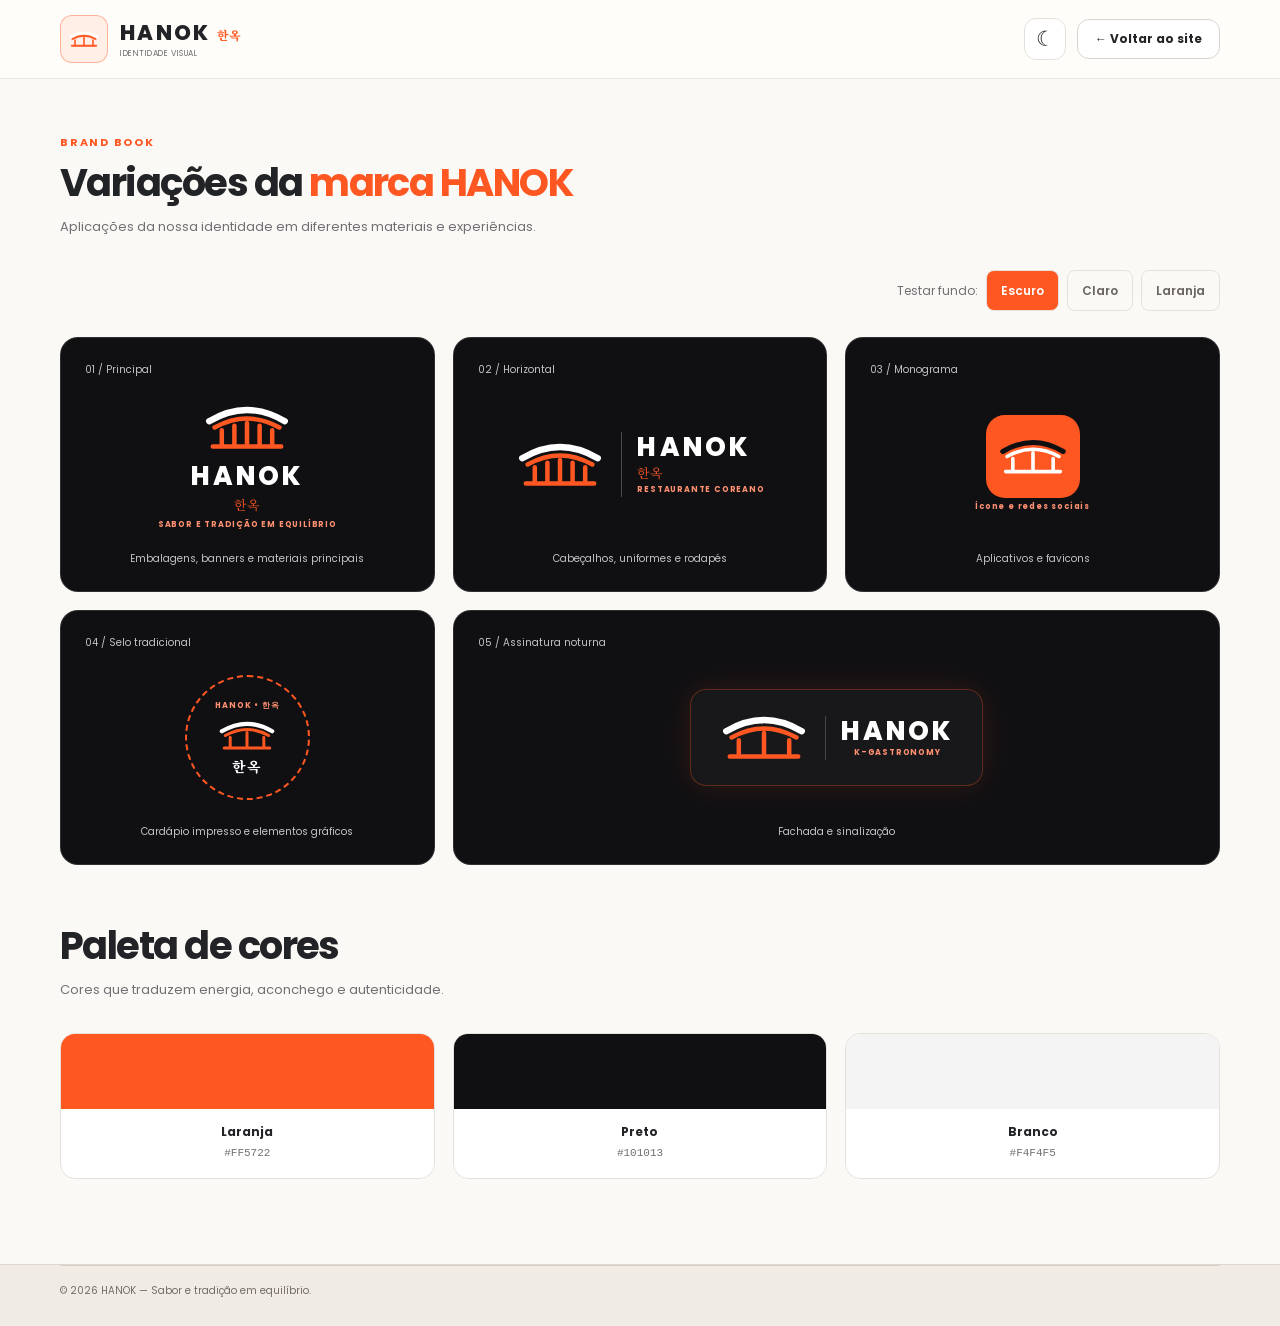
<file: project/identidade.html>
<!doctype html>
<html lang="pt-BR">
<head><meta charset="utf-8"><meta name="viewport" content="width=device-width, initial-scale=1"><meta name="theme-color" content="#101013"><title>HANOK | Identidade visual</title><link rel="preconnect" href="https://fonts.googleapis.com"><link rel="preconnect" href="https://fonts.gstatic.com" crossorigin><link href="https://fonts.googleapis.com/css2?family=Noto+Serif+KR:wght@500;700&family=Poppins:wght@300;400;500;600;700;800&display=swap" rel="stylesheet"><link rel="stylesheet" href="css/styles.css"><link rel="stylesheet" href="css/modern.css"><script src="js/theme.js" defer></script><script src="js/ui.js" defer></script><script src="js/identity.js" defer></script></head>
<body><a class="skip-link" href="#conteudo">Ir para conteúdo</a><header class="site-header"><div class="container header-inner"><a class="brand" href="index.html"><span class="brand-symbol" aria-hidden="true"><svg viewBox="0 0 100 66" fill="none" stroke="currentColor" stroke-linecap="round"><path d="M8 26 Q50 1 92 26" stroke="white" stroke-width="7"/><path d="M14 33 Q50 13 86 33" stroke-width="6"/><path d="M22 36V54 M50 28V54 M78 36V54" stroke-width="5"/><path d="M12 54H88" stroke-width="6"/></svg></span><span class="brand-wordmark"><strong>HANOK <small>한옥</small></strong><span>Identidade visual</span></span></a><div class="site-actions"><button class="top-icon" type="button" data-theme-toggle aria-label="Alternar tema"><span data-theme-icon>☾</span></button><a class="button button-outline button-small" href="index.html" data-page-transition>← Voltar ao site</a></div></div></header>
<main id="conteudo" class="container identity-main"><div class="section-heading"><span class="eyebrow">Brand book</span><h1>Variações da <span>marca HANOK</span></h1><p>Aplicações da nossa identidade em diferentes materiais e experiências.</p></div>
<div class="identity-controls" role="group" aria-label="Fundo das prévias"><span>Testar fundo:</span><button type="button" data-background="dark" class="active" aria-pressed="true">Escuro</button><button type="button" data-background="light" aria-pressed="false">Claro</button><button type="button" data-background="orange" aria-pressed="false">Laranja</button></div>
<div class="identity-grid" id="identity-grid">
  <article class="identity-card" data-bg="dark"><span class="variant-label">01 / Principal</span><div class="identity-mark centered-logo"><svg viewBox="0 0 100 66" aria-hidden="true"><path class="roof-top" d="M8 26 Q50 1 92 26"/><path class="roof-main" d="M14 33 Q50 13 86 33 M22 36V54 M36 31V54 M50 28V54 M64 31V54 M78 36V54 M12 54H88"/></svg><strong>HANOK</strong><em>한옥</em><small>SABOR E TRADIÇÃO EM EQUILÍBRIO</small></div><span class="variant-use">Embalagens, banners e materiais principais</span></article>
  <article class="identity-card" data-bg="dark"><span class="variant-label">02 / Horizontal</span><div class="identity-mark horizontal-logo"><svg viewBox="0 0 100 66" aria-hidden="true"><path class="roof-top" d="M8 26 Q50 1 92 26"/><path class="roof-main" d="M14 33 Q50 13 86 33 M22 36V54 M36 31V54 M50 28V54 M64 31V54 M78 36V54 M12 54H88"/></svg><div><strong>HANOK</strong><em>한옥</em><small>RESTAURANTE COREANO</small></div></div><span class="variant-use">Cabeçalhos, uniformes e rodapés</span></article>
  <article class="identity-card" data-bg="dark"><span class="variant-label">03 / Monograma</span><div class="identity-mark centered-logo"><span class="app-icon"><svg viewBox="0 0 100 66" aria-hidden="true"><path class="roof-top" d="M8 26 Q50 1 92 26"/><path class="roof-main" d="M14 33 Q50 13 86 33 M22 36V54 M50 28V54 M78 36V54 M12 54H88"/></svg></span><small>Ícone e redes sociais</small></div><span class="variant-use">Aplicativos e favicons</span></article>
  <article class="identity-card" data-bg="dark"><span class="variant-label">04 / Selo tradicional</span><div class="identity-mark centered-logo"><span class="seal"><small>HANOK • 한옥</small><svg viewBox="0 0 100 66" aria-hidden="true"><path class="roof-top" d="M8 26 Q50 1 92 26"/><path class="roof-main" d="M14 33 Q50 13 86 33 M22 36V54 M50 28V54 M78 36V54 M12 54H88"/></svg><strong>한옥</strong></span></div><span class="variant-use">Cardápio impresso e elementos gráficos</span></article>
  <article class="identity-card identity-wide" data-bg="dark"><span class="variant-label">05 / Assinatura noturna</span><div class="identity-mark horizontal-logo neon-sign"><svg viewBox="0 0 100 66" aria-hidden="true"><path class="roof-top" d="M8 26 Q50 1 92 26"/><path class="roof-main" d="M14 33 Q50 13 86 33 M22 36V54 M50 28V54 M78 36V54 M12 54H88"/></svg><div><strong>HANOK</strong><small>K-GASTRONOMY</small></div></div><span class="variant-use">Fachada e sinalização</span></article>
</div>
<section class="palette-section"><div class="section-heading"><h2>Paleta de cores</h2><p>Cores que traduzem energia, aconchego e autenticidade.</p></div><div class="palette-grid"><div><span class="palette-orange"></span><strong>Laranja</strong><code>#FF5722</code></div><div><span class="palette-black"></span><strong>Preto</strong><code>#101013</code></div><div><span class="palette-white"></span><strong>Branco</strong><code>#F4F4F5</code></div></div></section>
</main><footer class="site-footer"><div class="container footer-bottom">© 2026 HANOK — Sabor e tradição em equilíbrio.</div></footer>
</body></html>
</file>
<file: project/css/modern.css>
/* HANOK · versão 2 — temas, animações, autenticação e dashboard.
   Todas as páginas usam CSS externo; nenhum framework ou build é necessário. */
:root{--surface:#1c1c21;--surface-alt:#24242a;--surface-edge:#37373e;--surface-soft:#17171b;--sidebar:#15191d;--sidebar-line:#2e3439;--shadow-card:0 14px 36px rgba(0,0,0,.12);--error:#ed6c5e;--success:#39bb8c}
html[data-theme=light]{color-scheme:light;--bg:#fbf9f6;--bg-2:#f6f2ed;--panel:#fff;--panel-2:#f5f2ef;--line:#e6e0da;--text:#222326;--muted:#716f73;--cream:#ed6b3c;--surface:#fff;--surface-alt:#f4f2ef;--surface-edge:#e5e0dc;--surface-soft:#faf7f4;--shadow:0 18px 50px rgba(35,23,17,.09);--shadow-card:0 12px 36px rgba(49,38,30,.07)}
html[data-theme=light] body{background:var(--bg);color:var(--text)}
html[data-theme=light] p{color:var(--muted)}
html[data-theme=light] .site-header{background:#fffdfaef;border-color:#ebe6e0}
html[data-theme=light] .brand:hover{color:var(--text)}
html[data-theme=light] .brand-wordmark>span{color:#6f6d71}
html[data-theme=light] .primary-nav a{color:#4b494d}
html[data-theme=light] .primary-nav a.nav-secondary{color:var(--orange)}
html[data-theme=light] .button-outline{background:#fff;color:var(--text);border-color:#d9d4ce}
html[data-theme=light] .button-outline:hover{background:#fff0e9;color:var(--orange);border-color:var(--orange)}
html[data-theme=light] .demo-banner{color:#8c4931;background:#fff1e9;border-color:#ffe2d5}
html[data-theme=light] .demo-banner strong{color:#ad4019}
html[data-theme=light] .hero{background:radial-gradient(circle at 60% 32%,#ff57221b,transparent 35%),radial-gradient(#ff572215 1px,transparent 1px);background-size:auto,34px 34px}
html[data-theme=light] .hero-highlights{border-color:#ddd5cf}
html[data-theme=light] .hero-highlights strong{color:var(--text)}
html[data-theme=light] .concept-section,html[data-theme=light] .reservation-section{background:var(--bg-2);border-color:#eee8e1}
html[data-theme=light] .menu-section{background:#fffdfa}
html[data-theme=light] .value-card,html[data-theme=light] .product-card,html[data-theme=light] .form-card{background:var(--panel);border-color:var(--line);box-shadow:var(--shadow-card)}
html[data-theme=light] .menu-filters{background:#f3eee9;border-color:#e8dfd6}
html[data-theme=light] .filter-button,html[data-theme=light] .admin-tab,html[data-theme=light] .identity-controls button{color:#6a6460}
html[data-theme=light] .filter-button.active,html[data-theme=light] .admin-tab.active,html[data-theme=light] .identity-controls button.active{color:#fff}
html[data-theme=light] .filter-button:hover:not(.active){color:var(--orange);background:#fff}
html[data-theme=light] input,html[data-theme=light] textarea,html[data-theme=light] select{color:var(--text);background:#fff;border-color:#ddd8d2}
html[data-theme=light] input::placeholder,html[data-theme=light] textarea::placeholder{color:#939092}
html[data-theme=light] input[type=date]{color-scheme:light}
html[data-theme=light] form label{color:#514e4c}
html[data-theme=light] .info-note{background:#fff2eb;color:#924323;border-color:#ffae90}
html[data-theme=light] .info-note strong{color:#a73c16}
html[data-theme=light] .info-note p{color:#754f42}
html[data-theme=light] .site-footer{background:#f0ebe5;border-color:#ded5cd}
html[data-theme=light] .footer-grid a{color:#504b49}
html[data-theme=light] .footer-grid a:hover{color:var(--orange)}
html[data-theme=light] .footer-bottom{border-color:#d7d0c9;color:#736d69}
html[data-theme=light] .cart-dialog{background:#fff;border-color:#dfd6ce}
html[data-theme=light] .dialog-heading,html[data-theme=light] .cart-total,html[data-theme=light] .cart-line{border-color:#ebe5e0}
html[data-theme=light] .quantity-controls button{color:var(--text);border-color:var(--line);background:#f7f2ec}
html[data-theme=light] .toast{background:#fff;color:var(--text)}
html[data-theme=light] .primary-nav.open{background:#fff}
html[data-theme=light] .palette-grid>div{background:white;border-color:var(--line)}
html[data-theme=light] .palette-grid code{color:var(--muted)}
html[data-theme=light] .identity-controls button{border-color:var(--line)}
html[data-theme=light] .identity-card[data-bg=dark] .variant-label,html[data-theme=light] .identity-card[data-bg=dark] .variant-use{color:#c5c2c3}
html[data-theme=light] .identity-card[data-bg=dark] .identity-mark{color:#fff}
html[data-theme=light] .identity-card[data-bg=dark] strong{color:#fff}
html[data-theme=light] .identity-card[data-bg=dark] em{color:#ff5722}
html[data-theme=light] .identity-card[data-bg=dark] small{color:#ff9071}
html[data-theme=light] .identity-card[data-bg=dark] .neon-sign strong{color:#fff}
/* Cabeçalho e controles compartilhados */
.site-actions{display:flex;align-items:center;gap:11px}
.account-shortcut{padding:9px 14px;border:1px solid var(--line);color:var(--text);border-radius:11px;font-size:12px;font-weight:700;white-space:nowrap;max-width:120px;overflow:hidden;text-overflow:ellipsis}
.account-shortcut:hover{background:rgba(255,87,34,.1);border-color:var(--orange)}
.top-icon{border:1px solid var(--surface-edge);background:var(--surface);color:var(--text);width:42px;height:42px;display:grid;place-items:center;border-radius:12px;flex:0 0 auto;font-size:21px;transition:background .2s,transform .2s,border-color .2s}
.top-icon:hover{transform:translateY(-2px);border-color:var(--orange);background:var(--surface-alt)}
/* Conteúdo editorial + fotos */
.gallery-section{background:var(--bg);border-block:1px solid var(--line)}
.gallery-heading{display:flex;align-items:flex-end;justify-content:space-between;gap:18px;margin-bottom:27px}
.gallery-heading h2{font-size:clamp(30px,4vw,44px);margin:9px 0;letter-spacing:-.04em}
.gallery-heading h2 span{color:var(--orange)}.gallery-heading p{font-size:13px}
.text-action{border:0;background:transparent;color:var(--orange);font-weight:700;font-size:12px;white-space:nowrap;cursor:pointer}
.text-action:hover{text-decoration:underline}
.editorial-gallery{display:grid;grid-template-columns:1.3fr 1fr;grid-template-rows:repeat(2,180px);gap:16px}
.editorial-gallery figure{margin:0;position:relative;border-radius:19px;overflow:hidden;min-width:0;background:var(--panel)}
.editorial-gallery .gallery-tall{grid-row:span 2}
.editorial-gallery figure::after{content:'';position:absolute;inset:25% 0 0;background:linear-gradient(transparent,rgba(0,0,0,.85))}
.editorial-gallery img{width:100%;height:100%;object-fit:cover;transition:transform .65s cubic-bezier(.2,.7,.2,1)}
.editorial-gallery figure:hover img{transform:scale(1.06)}
.editorial-gallery figcaption{position:absolute;left:23px;bottom:21px;z-index:1;display:grid;gap:2px;color:white}
.editorial-gallery figcaption span{font-size:9px;letter-spacing:.13em;color:#f5b5a1;font-weight:800}
.editorial-gallery figcaption strong{font-size:17px}
.image-credit{font-size:10px;text-align:right;margin-top:10px}
.product-card{box-shadow:var(--shadow-card)}
/* Toasts, loaders, entrada de páginas e seções */
.notice-stack{position:fixed;right:20px;bottom:22px;z-index:300;display:grid;gap:10px;max-width:min(360px,calc(100vw - 35px));pointer-events:none}
.notice{pointer-events:auto;border:1px solid var(--surface-edge);box-shadow:var(--shadow);background:var(--surface);color:var(--text);display:flex;align-items:center;gap:11px;padding:11px 12px;border-radius:12px;font-size:12px;animation:notice-in .32s both}
.notice-dot{flex-shrink:0;display:grid;place-items:center;border-radius:50%;width:25px;height:25px;background:#ff57221e;color:var(--orange);font-weight:800}
.notice-error .notice-dot{background:#ef4e461a;color:#eb554c}.notice-success .notice-dot{background:#23aa671e;color:#28a66e}
.notice>span:nth-child(2){flex:1}.notice button{border:0;color:var(--muted);font-size:21px;background:none}
@keyframes notice-in{from{opacity:0;transform:translateY(14px)}to{opacity:1;transform:translateY(0)}}
body{animation:page-in .4s both}body.page-leaving{opacity:0;transform:translateY(-7px);transition:opacity .15s,transform .15s}
@keyframes page-in{from{opacity:0;transform:translateY(6px)}to{opacity:1;transform:translateY(0)}}
.reveal-ready{opacity:0;transform:translateY(27px);transition:opacity .72s ease,transform .72s cubic-bezier(.19,.75,.26,1)}
.reveal-ready.is-visible{opacity:1;transform:translateY(0)}
.is-loading{position:relative;pointer-events:none;opacity:.8}.is-loading::after{content:'';display:inline-block;vertical-align:middle;border:2px solid currentColor;border-right-color:transparent;width:15px;height:15px;border-radius:50%;margin-left:9px;animation:spin .7s linear infinite}
@keyframes spin{to{transform:rotate(360deg)}}
.product-card,.value-card,.metric-tile,.dash-card{transition:transform .25s,box-shadow .25s,border-color .25s}
.value-card:hover,.metric-tile:hover{transform:translateY(-3px)}
/* Painel administrativo */
.protected-page{visibility:hidden}.protected-page.authorized{visibility:visible}
.dashboard-body{--dashboard-bg:#121316;min-height:100vh;background:var(--dashboard-bg)}
html[data-theme=light] .dashboard-body{--dashboard-bg:#f7f6f3}
.dashboard-shell{display:grid;grid-template-columns:265px minmax(0,1fr);min-height:100vh}
.dashboard-sidebar{position:sticky;top:0;height:100vh;overflow-y:auto;background:#1b2025;color:#e9edf0;border-right:1px solid #30363b;display:flex;flex-direction:column;z-index:100}
.admin-brand{display:flex;align-items:center;gap:11px;padding:29px 25px 35px;color:white}
.admin-brand:hover{color:white}.admin-brand-mark{width:48px;height:48px;display:grid;place-items:center;background:#ff572221;color:#ff7954;border:1px solid #ff572256;border-radius:14px;font-size:28px}
.admin-brand strong{display:block;font-size:23px;letter-spacing:.15em;font-weight:800}.admin-brand small{color:#b4b3b9;font-size:9px;letter-spacing:.15em;font-weight:600}
.side-caption{font-size:10px;letter-spacing:.15em;color:#8c969f;font-weight:800;padding:10px 26px;margin-top:12px}
.side-links{display:grid;gap:4px;padding:0 12px}.side-link{display:flex;align-items:center;text-align:left;gap:13px;width:100%;background:transparent;border:1px solid transparent;border-radius:11px;padding:13px 14px;color:#b6c0c5;font-size:12px;font-weight:600;min-height:46px}
.side-link:hover{background:#ffffff0c;color:white}.side-link.active{background:#ff57221d;color:#ff9c79;border-color:#ff572224;box-shadow:inset 3px 0 0 #ff5722}
.side-ico{font-size:19px;width:23px;text-align:center;line-height:1;color:#99a5ae}.side-link.active .side-ico{color:#ff815b}
.side-count{margin-left:auto;background:#ff5722;color:white;border-radius:99px;min-width:22px;height:22px;display:grid;place-items:center;padding:0 5px;font-size:10px}
.sidebar-bottom{margin-top:auto;padding:23px 12px}.side-demo-tag{padding:12px 12px;border:1px solid #ff57223d;background:#ff57220c;border-radius:10px;color:#e6aa94;font-size:10px;margin-bottom:14px}.logout-link{color:#ffa98c}
.dashboard-workspace{min-width:0;background:var(--dashboard-bg)}
.dashboard-topbar{height:79px;padding:0 clamp(20px,3vw,48px);background:var(--surface);border-bottom:1px solid var(--surface-edge);display:flex;align-items:center;gap:17px;position:sticky;top:0;z-index:80}
.dashboard-breadcrumb{color:var(--muted);font-size:11px;white-space:nowrap}.dashboard-breadcrumb strong{color:var(--text)}.dashboard-breadcrumb span{padding:0 8px}
.admin-top-search{margin-left:auto;display:flex;align-items:center;gap:9px;border:1px solid var(--surface-edge);background:var(--surface-soft);border-radius:12px;padding:0 12px;color:var(--muted);width:min(280px,31vw)}
.admin-top-search span{font-size:25px}.admin-top-search input{border:0;box-shadow:none!important;background:transparent!important;padding:10px 0;min-height:39px;color:var(--text);font-size:12px}
.admin-top-user{display:flex;align-items:center;gap:10px;padding-left:14px;border-left:1px solid var(--surface-edge)}.admin-top-user strong{display:block;font-size:11px}.admin-top-user small{display:block;font-size:10px;color:var(--muted)}
.avatar{display:inline-grid;place-items:center;width:40px;height:40px;border-radius:50%;background:#ffeadf;color:#be4a22;font-size:17px;font-weight:800;flex-shrink:0}.avatar-admin{background:#ff5722;color:white}
.dashboard-content{padding:30px clamp(20px,3vw,48px) 68px;max-width:1660px;margin:0 auto;min-height:calc(100vh - 79px)}
.prototype-warning{display:flex;align-items:center;gap:15px;background:var(--surface);border:1px solid #ff57224c;border-left:4px solid #ff5722;border-radius:12px;padding:12px 15px;font-size:11px;color:var(--muted);margin-bottom:29px}
.prototype-warning strong{font-size:10px;letter-spacing:.06em;color:var(--orange);white-space:nowrap}
.dashboard-heading{display:flex;align-items:end;justify-content:space-between;gap:15px;margin-bottom:25px}
.dashboard-heading h1{font-size:clamp(27px,3.2vw,37px);margin:7px 0;letter-spacing:-.045em}.dashboard-heading p{font-size:12px}.heading-actions{display:flex;gap:12px;align-items:center}
.today-chip{border:1px solid var(--surface-edge);background:var(--surface);border-radius:10px;padding:11px 14px;color:var(--muted);font-size:11px;white-space:nowrap}
.dashboard-view{animation:view-enter .34s both}@keyframes view-enter{from{opacity:0;transform:translateY(11px)}to{opacity:1;transform:translateY(0)}}
.dashboard-metrics{display:grid;grid-template-columns:repeat(4,minmax(0,1fr));gap:15px;margin-bottom:23px}
.metric-tile{background:var(--surface);border:1px solid var(--surface-edge);border-radius:16px;padding:22px;display:flex;justify-content:space-between;align-items:flex-start;min-width:0;box-shadow:var(--shadow-card)}
.metric-tile span{display:block;color:var(--muted);font-size:11px;font-weight:600}.metric-tile strong{display:block;font-size:33px;letter-spacing:-.05em;margin:7px 0 5px}.metric-tile small{font-size:10px;color:var(--muted)}
.metric-icon{display:grid!important;place-items:center;min-width:38px;height:38px;border-radius:12px;background:#ff572217;color:var(--orange)!important;font-size:20px!important}
.dashboard-two-col{display:grid;grid-template-columns:1fr 1fr;gap:20px;align-items:start}
.dash-card{border:1px solid var(--surface-edge);background:var(--surface);border-radius:17px;padding:23px;box-shadow:var(--shadow-card);min-width:0}
.dash-card h2{font-size:18px;letter-spacing:-.02em;margin-bottom:6px}.dash-card h3{font-size:15px;margin-bottom:15px}.dash-card>p{font-size:12px;line-height:1.8;margin-bottom:16px}
.dash-card-heading{display:flex;align-items:center;justify-content:space-between;gap:12px;padding-bottom:18px;border-bottom:1px solid var(--surface-edge);margin-bottom:9px}
.dash-card-heading h2,.dash-card-heading h3{margin:0}.dash-card-heading p{font-size:11px;margin-top:4px}
.record-stack{display:grid;gap:0}.record-row{display:flex;align-items:center;gap:13px;padding:15px 2px;border-bottom:1px solid var(--surface-edge);min-width:0}.record-row:last-child{border-bottom:0}
.record-avatar{display:grid;place-items:center;width:40px;height:40px;background:#ff572218;color:var(--orange);border-radius:12px;font-size:21px;flex-shrink:0}
.record-info{min-width:0;flex:1;display:grid;gap:3px}.record-info strong{font-size:12px;overflow-wrap:anywhere}.record-info small{color:var(--muted);font-size:10px;line-height:1.5;overflow-wrap:anywhere}
.record-right{display:flex;align-items:center;gap:9px;flex-wrap:wrap;justify-content:flex-end;max-width:52%}
.status-pill{display:inline-flex;align-items:center;gap:5px;background:#ff572218;color:#f4774f;border-radius:50px;font-size:10px;font-weight:800;padding:6px 11px;white-space:nowrap}
.status-pronto,.status-conclu-do,.status-confirmada,.status-ativo,.status-administrador{background:#28b88a21;color:#2cb78d}
.status-cancelado,.status-cancelada,.status-inativo{background:#df605b19;color:#ed6c5e}
.status-cliente,.status-recebido,.status-pendente{background:#5e9ce31d;color:#65a0eb}
.dash-feature{position:relative;border-radius:19px;overflow:hidden;min-height:210px;margin-top:21px;display:flex;align-items:center;background:#231814}
.dash-feature img{position:absolute;right:0;top:0;width:45%;height:100%;object-fit:cover;filter:brightness(.76)}
.dash-feature::after{content:'';position:absolute;inset:0;background:linear-gradient(90deg,#241916 40%,transparent 90%)}
.dash-feature-copy{position:relative;z-index:1;color:white;padding:26px 30px;max-width:65%}.dash-feature-copy h2{font-size:clamp(19px,2.3vw,27px);line-height:1.25;margin:10px 0}.dash-feature-copy p{color:#d4c8c2;font-size:11px}
.panel-heading{display:flex;align-items:end;justify-content:space-between;gap:16px;margin-bottom:17px}.panel-heading h2{font-size:19px;margin:0 0 5px}.panel-heading p{font-size:12px}
.product-admin-layout{grid-template-columns:minmax(300px,.87fr) minmax(360px,1.13fr)}
.input-card{display:flex;flex-direction:column;gap:14px}.input-card h3{margin:0 0 3px;font-size:18px}.input-card>label,.input-card .form-row{margin:0}
.dashboard-body .form-actions{margin-top:5px}.dashboard-body form label{color:var(--text)}
.dashboard-body input,.dashboard-body select,.dashboard-body textarea{background:var(--surface-soft);color:var(--text);border:1px solid var(--surface-edge)}
.dashboard-body input:focus,.dashboard-body select:focus,.dashboard-body textarea:focus{border-color:var(--orange)}
.admin-product-row{display:flex;gap:14px;align-items:center;padding:14px 2px;border-bottom:1px solid var(--surface-edge)}.admin-product-row:last-child{border-bottom:0}
.row-image{height:62px;width:70px;display:grid;place-items:center;border-radius:10px;background:#ff572218;overflow:hidden;flex-shrink:0;color:var(--orange);font-size:24px}
.row-image img{height:100%;width:100%;object-fit:cover}.row-information{flex:1;min-width:0;display:grid;gap:3px}.row-information strong{font-size:12px}.row-information p{font-size:11px}.row-information small{font-size:10px;line-height:1.5;color:var(--muted);display:-webkit-box;-webkit-line-clamp:2;-webkit-box-orient:vertical;overflow:hidden}
.record-actions{display:flex;gap:7px;flex-wrap:wrap;justify-content:end}.small-action{background:var(--surface-alt);color:var(--text);border:1px solid var(--surface-edge);border-radius:9px;padding:8px 10px;font-size:10px;white-space:nowrap}
.small-action:hover{border-color:var(--orange)}.small-action.danger{color:var(--error)}
.dashboard-body .admin-empty{font-size:12px;border-color:var(--surface-edge);color:var(--muted);margin-top:10px}.count-pill{background:#ff57221b;color:var(--orange);padding:7px 10px;border-radius:8px;font-size:11px;font-weight:700}
.dashboard-body .status-select{font-size:10px;min-height:35px;padding:6px 8px;max-width:150px;width:auto;cursor:pointer}
.table-panel{padding:10px 18px}.table-scroll{overflow:auto;width:100%}.users-table{width:100%;border-collapse:collapse;text-align:left;min-width:760px}
.users-table th{font-size:10px;letter-spacing:.07em;color:var(--muted);font-weight:700;padding:19px 13px;border-bottom:1px solid var(--surface-edge);text-transform:uppercase}
.users-table td{font-size:11px;padding:15px 13px;border-bottom:1px solid var(--surface-edge)}.users-table tr:last-child td{border-bottom:0}
.users-table tbody tr:hover{background:#ff572207}.user-cell{display:flex;align-items:center;gap:12px}.user-detail{display:grid;gap:2px}.user-detail strong{font-size:12px}.user-detail small{font-size:10px;color:var(--muted)}.user-controls{display:flex;gap:7px;align-items:center}
.settings-option{display:flex;align-items:center;justify-content:space-between;gap:12px;padding:19px 0;border-top:1px solid var(--surface-edge)}.settings-option strong{font-size:12px;display:block}.settings-option small{display:block;font-size:10px;color:var(--muted);margin-top:4px}
.mobile-sidebar-trigger{display:none}
/* Login / cadastro */
.auth-page{background:var(--bg);min-height:100vh}
.minimal-header{display:flex;align-items:center;justify-content:space-between;max-width:1450px;margin:auto;height:78px;padding:0 28px}
.auth-back{font-size:12px;font-weight:700;color:var(--muted)}.auth-back:hover{color:var(--orange)}
.simple-logo{font-size:23px;letter-spacing:.15em;font-weight:800}.simple-logo span{font-size:12px;letter-spacing:0;color:var(--orange)}
.auth-layout{display:grid;grid-template-columns:1fr 1fr;min-height:calc(100vh - 78px);max-width:1450px;margin:auto;padding:0 28px 28px;gap:28px}
.auth-art{position:relative;overflow:hidden;border-radius:24px;min-height:710px;background:#1a1413}.auth-art img{height:100%;width:100%;object-fit:cover;position:absolute;inset:0;filter:brightness(.65)}
.auth-art::after{content:'';position:absolute;inset:0;background:linear-gradient(180deg,transparent 0%,#110e0bd9 100%)}
.auth-art-content{position:absolute;z-index:2;bottom:8%;left:8%;max-width:530px;color:white}.auth-art-content h1{font-size:clamp(31px,4.1vw,51px);margin:14px 0;line-height:1.16;letter-spacing:-.05em}.auth-art-content h1 em{font-style:normal;color:#ff855e}
.auth-art-content p{font-size:13px;color:#e4d6d1;max-width:380px}.auth-art-tag{display:inline-flex;letter-spacing:.15em;font-weight:700;font-size:9px;margin-top:28px;color:#ffac93}
.auth-card{align-self:center;justify-self:center;width:min(440px,100%);padding:35px 10px 45px}.auth-heading h2{font-size:clamp(28px,3vw,37px);letter-spacing:-.045em;margin:9px 0}.auth-heading>p{font-size:12px}
.auth-tabs{display:flex;background:var(--surface-alt);padding:5px;border:1px solid var(--surface-edge);border-radius:12px;margin:30px 0 25px}
.auth-tabs button{flex:1;border:0;border-radius:9px;background:none;padding:12px;color:var(--muted);font-weight:700;font-size:12px}.auth-tabs button.active{background:var(--surface);color:var(--orange);box-shadow:var(--shadow-card)}
.auth-form{display:grid;gap:17px}.auth-form .button{margin-top:4px}.auth-form label{font-size:12px;color:var(--text)}.auth-form input{font-size:13px;background:var(--surface);border-color:var(--surface-edge)}
.auth-form .form-feedback{margin:0;min-height:0}.auth-helper{font-size:11px}.auth-divider{position:relative;text-align:center;margin:29px 0 18px}.auth-divider::before{content:'';position:absolute;top:50%;left:0;right:0;height:1px;background:var(--surface-edge)}.auth-divider span{position:relative;background:var(--bg);padding:0 13px;color:var(--muted);font-size:9px;letter-spacing:.12em;font-weight:700}
.demo-login-box{background:var(--surface);border:1px dashed #ff572270;border-radius:12px;padding:18px}.demo-login-box strong{font-size:12px;display:block;margin-bottom:7px}.demo-login-box p{font-size:11px;line-height:1.9}.demo-login-box code{color:var(--orange);font-size:11px}.demo-login-box button{margin-top:10px;padding:0}.auth-legal{font-size:10px;line-height:1.7;margin-top:24px}
/* Área do cliente */
.account-main{padding-top:46px;padding-bottom:90px;min-height:calc(100vh - 80px)}.account-banner{background:linear-gradient(110deg,#1e1918,#362219);border-radius:19px;padding:38px 42px;margin-bottom:23px;color:white}
.account-banner h1{font-size:clamp(28px,4vw,42px);margin:10px 0}.account-banner p{font-size:12px;color:#e5d2c8}.orange-star{color:var(--orange)}
.account-grid{display:grid;grid-template-columns:300px minmax(0,1fr);gap:20px;align-items:start}.account-activity{display:grid;gap:20px}.profile-card{text-align:center}.avatar-lg{width:76px;height:76px;font-size:29px;margin:7px auto 17px}.profile-card h2{font-size:18px;overflow-wrap:anywhere}.profile-card p{font-size:11px;overflow-wrap:anywhere}.profile-card .status-pill{margin-top:14px}.profile-info{font-size:11px;border-top:1px solid var(--surface-edge);padding:21px 0;margin-top:23px;color:var(--muted)}
/* Animação reduzida: respeitar acessibilidade */
@media(prefers-reduced-motion:reduce){body{animation:none!important}.reveal-ready{opacity:1!important;transform:none!important}.notice,.dashboard-view{animation:none!important}.is-loading::after{animation:none!important}.editorial-gallery img{transition:none!important}}
@media(max-width:1200px){.dashboard-shell{grid-template-columns:228px minmax(0,1fr)}.dashboard-metrics{grid-template-columns:repeat(2,minmax(0,1fr))}.admin-brand{padding-left:18px}.side-links{padding:0 9px}.dash-feature-copy{max-width:72%}}
@media(max-width:980px){.site-actions{gap:6px}.account-shortcut{padding:8px 10px}.primary-nav{gap:11px}.dashboard-two-col{grid-template-columns:1fr}.product-admin-layout{grid-template-columns:1fr}.dashboard-topbar{gap:11px}.dashboard-breadcrumb{font-size:10px}.auth-layout{grid-template-columns:.85fr 1.15fr}.auth-art{min-height:650px}}
@media(max-width:760px){.dashboard-shell{display:block}.dashboard-sidebar{position:fixed;inset:0 auto 0 0;width:260px;transform:translateX(-100%);transition:transform .25s;box-shadow:0 22px 60px #0006}.sidebar-open .dashboard-sidebar{transform:translateX(0)}.sidebar-open::after{content:'';position:fixed;inset:0;background:#0009;z-index:90;pointer-events:none}.mobile-sidebar-trigger{display:grid;z-index:95}.dashboard-topbar{padding:0 16px;height:65px}.admin-top-search{max-width:none;width:100%;flex:1}.dashboard-breadcrumb{display:none}.dashboard-topbar .top-icon{width:36px;height:36px}.admin-top-user span:not(.avatar){display:none}.admin-top-user{padding-left:0;border:0}.dashboard-content{padding:23px 16px 50px}.dashboard-heading{flex-wrap:wrap}.heading-actions{width:100%;justify-content:space-between}.prototype-warning{align-items:flex-start;flex-direction:column;gap:4px}.metric-tile{padding:18px}.record-right{max-width:55%}.gallery-heading{align-items:start;flex-direction:column}.editorial-gallery{grid-template-rows:repeat(2,145px)}.auth-layout{display:block;padding:0 16px 30px}.auth-art{display:none}.auth-card{margin:auto;padding:20px 4px 45px}.minimal-header{padding:0 18px}.account-grid{grid-template-columns:1fr}.account-banner{padding:25px}.account-page .header-inner{flex-wrap:wrap;gap:8px}.account-page .site-actions{margin-left:auto}}
@media(max-width:500px){.site-header .header-inner{gap:5px}.site-actions .top-icon{width:33px;height:35px;font-size:17px}.site-actions .account-shortcut{font-size:10px;padding:8px 7px;max-width:65px}.header-cart{font-size:0}.editorial-gallery{display:flex;overflow-x:auto;scroll-snap-type:x mandatory;gap:11px}.editorial-gallery figure,.editorial-gallery .gallery-tall{flex:0 0 85%;height:260px;scroll-snap-align:center}.dashboard-metrics{gap:10px}.metric-tile{padding:15px;min-height:116px}.metric-tile span{font-size:10px}.metric-tile strong{font-size:28px}.metric-icon{width:30px;min-width:30px;height:30px}.dash-card{padding:17px}.record-row{flex-wrap:wrap}.record-right{max-width:none;width:100%;justify-content:start;margin-left:52px}.dashboard-topbar .admin-top-user{display:none}.today-chip{font-size:10px}.heading-actions .button{font-size:10px;padding:9px 11px}.admin-product-row{flex-wrap:wrap}.record-actions{width:100%;justify-content:start;margin-left:84px}.auth-tabs{margin-top:25px}.prototype-warning{font-size:10px}.gallery-heading h2{font-size:30px}}
/* Ajuste fino do cabeçalho em celulares compactos */
@media(max-width:500px){
 .site-header .brand{gap:7px;flex:0 1 auto;min-width:0}
 .site-header .brand-symbol{width:34px;height:34px;border-radius:9px;padding:4px;flex:0 0 34px}
 .site-header .brand-wordmark strong{font-size:15px;letter-spacing:.07em;white-space:nowrap}
 .site-header .brand-wordmark strong small{font-size:9px}
 .site-header .brand-wordmark>span{display:none}
 .site-header .mobile-nav-toggle{width:29px;min-width:29px;padding:4px;margin-left:auto;font-size:18px}
 .site-header .account-shortcut{max-width:57px}
 .site-header .header-cart{min-height:34px;padding:5px 7px;margin:0;flex:0 0 auto}
 .site-header .header-cart::before{font-size:10px;margin-right:3px}
 .site-header .cart-count{min-width:19px;height:19px;font-size:10px}
 .site-header .primary-nav{max-width:100vw}
 .header-inner .site-actions{gap:5px}
}

/* Movimento com propósito: navegação, revelação e respostas visuais */
.scroll-progress{position:fixed;top:0;left:0;width:100%;height:3px;background:linear-gradient(90deg,#ff4e24,#ffac7c,#ff4e24);z-index:500;transform:scaleX(0);transform-origin:left;pointer-events:none;box-shadow:0 0 12px #ff572277}
.site-header{transition:background .24s,box-shadow .24s}.site-header:hover{box-shadow:0 12px 33px #0002}
.primary-nav a{position:relative}.primary-nav a:not(.nav-secondary)::after{content:'';position:absolute;bottom:2px;left:0;right:0;height:2px;border-radius:999px;background:var(--orange);transform:scaleX(0);transform-origin:left;transition:transform .26s ease}.primary-nav a:hover::after,.primary-nav a:focus-visible::after{transform:scaleX(1)}
.button-primary{position:relative;overflow:hidden;isolation:isolate;transition:background .25s,border-color .25s,box-shadow .25s,transform .25s}.button-primary::before{content:'';position:absolute;inset:-30% auto -30% -80%;width:35%;background:linear-gradient(90deg,transparent,#ffffff50,transparent);transform:skewX(-22deg);transition:left .55s ease;pointer-events:none}.button-primary:hover::before{left:145%}.button-primary:hover:not(:disabled){transform:translateY(-3px);box-shadow:0 14px 30px #ff572246}.button-primary:active:not(:disabled){transform:translateY(0) scale(.98)}
.value-card{transition:transform .32s cubic-bezier(.2,.75,.24,1),box-shadow .32s,border-color .3s}.value-card:hover{transform:translateY(-8px);box-shadow:0 18px 36px #ff572220}.value-letter{transition:transform .4s cubic-bezier(.2,.85,.26,1),background .3s}.value-card:hover .value-letter{transform:rotate(-8deg) scale(1.13);background:#ff572229}
.editorial-gallery figure::after{transition:opacity .4s}.editorial-gallery figure:hover::after{opacity:.75}.editorial-gallery figcaption{transition:transform .4s}.editorial-gallery figure:hover figcaption{transform:translateY(-6px)}
.product-card{transition:transform .35s cubic-bezier(.2,.8,.25,1),box-shadow .35s,border-color .35s}.product-card:hover{transform:translateY(-8px);box-shadow:0 26px 55px #ff572222}
.menu-meta-chip{transition:background .25s,transform .25s}.product-card:hover .menu-meta-chip{transform:translateY(-2px)}
.filter-button{transition:background .25s,color .25s,transform .25s,box-shadow .25s}.filter-button.active{box-shadow:0 5px 17px #ff572239}.filter-button:active{transform:scale(.96)}
.form-card,.dash-card,.auth-card{transition:box-shadow .28s,border-color .28s}.form-card:focus-within,.dash-card:focus-within{box-shadow:0 20px 45px #ff572216;border-color:#ff572257}
.cart-dialog[open]{animation:hanok-dialog-in .3s cubic-bezier(.2,.8,.25,1)}.cart-dialog::backdrop{animation:hanok-backdrop-in .28s both}
.reveal-ready.is-visible .value-card{animation:hanok-card-rise .58s both}.reveal-ready.is-visible .value-card:nth-child(2){animation-delay:70ms}.reveal-ready.is-visible .value-card:nth-child(3){animation-delay:140ms}.reveal-ready.is-visible .value-card:nth-child(4){animation-delay:210ms}.reveal-ready.is-visible .value-card:nth-child(5){animation-delay:280ms}
.card-reveal-ready{opacity:0;translate:0 32px;transition:opacity .55s ease,translate .6s cubic-bezier(.18,.86,.25,1),transform .3s,border-color .3s,box-shadow .3s;transition-delay:var(--stagger,0ms)}
.card-reveal-ready.is-visible{opacity:1;translate:0 0}
@keyframes hanok-card-rise{from{opacity:0;transform:translateY(24px) scale(.97)}to{opacity:1;transform:translateY(0) scale(1)}}
@keyframes hanok-dialog-in{from{opacity:0;transform:translateY(22px) scale(.97)}to{opacity:1;transform:none}}
@keyframes hanok-backdrop-in{from{opacity:0}to{opacity:1}}
@media(prefers-reduced-motion:reduce){.hero-bg-slide{transition:none!important;transform:none!important}.hero-title-animate,.hero-copy-on-bg,.cart-attention,.cart-dialog[open],.cart-dialog::backdrop,.reveal-ready.is-visible .value-card{animation:none!important}.card-reveal-ready{opacity:1!important;translate:none!important;transition:none!important}.scroll-progress{display:none}.button-primary::before{display:none!important}}

/* O herói permanece escuro mesmo com o tema claro: preservar contraste do conteúdo. */
html[data-theme=light] .hero-bg-hero .hero-highlights-dark strong,
html[data-theme=light] .hero-bg-hero .hero-highlights-dark span,
html[data-theme=light] .hero-bg-hero .hero-panel-title,
html[data-theme=light] .hero-bg-hero .hero-panel-card p {color:#fff}
html[data-theme=light] .hero-bg-hero .hero-panel-card p {color:#f0e7e3}
html[data-theme=light] .hero-bg-hero .hero-panel-kicker {color:#ffab8d}
</file>
<file: project/css/styles.css>
/* HANOK — estilos organizados em arquivo externo, sem Tailwind em tempo de execução. */
:root{color-scheme:dark;--bg:#101013;--bg-2:#151519;--panel:#1c1c21;--panel-2:#25252b;--line:#35353e;--text:#f4f4f5;--muted:#adaeb9;--orange:#ff5722;--orange-hover:#e64a19;--cream:#ffddd1;--shadow:0 18px 58px #0006;--radius:18px}
*,*::before,*::after{box-sizing:border-box}
html{scroll-behavior:smooth;scroll-padding-top:100px}
body{margin:0;background:var(--bg);color:var(--text);font:400 15px/1.6 Poppins,Arial,sans-serif;-webkit-font-smoothing:antialiased}
body:has(dialog[open]){overflow:hidden}
[hidden]{display:none!important}
a{color:inherit;text-decoration:none}
a:hover{color:var(--orange)}
button,input,textarea,select{font:inherit}
button{cursor:pointer}
button:disabled{cursor:not-allowed;opacity:.55}
button,a,input,textarea,select{touch-action:manipulation}
:focus-visible{outline:3px solid #ff9c7d;outline-offset:3px}
img,svg{max-width:100%} img{display:block}
h1,h2,h3,h4,p{margin:0} h1,h2,h3{line-height:1.2}
p{color:var(--muted)}
.container{width:min(1160px,calc(100% - 40px));margin-inline:auto}
.sr-only{position:absolute;width:1px;height:1px;padding:0;margin:-1px;overflow:hidden;clip:rect(0,0,0,0);white-space:nowrap;border:0}
.skip-link{position:fixed;z-index:500;top:-80px;left:20px;padding:12px 18px;background:var(--orange);color:white;border-radius:8px}.skip-link:focus{top:12px}
.muted{color:var(--muted)}
.site-header{position:sticky;top:0;z-index:80;background:#101013f0;border-bottom:1px solid #ffffff18;backdrop-filter:blur(18px)}
.header-inner{min-height:78px;display:flex;align-items:center;justify-content:space-between;gap:22px}
.brand{display:flex;align-items:center;gap:12px;flex:0 0 auto}
.brand:hover{color:white}
.brand-symbol{height:48px;width:48px;display:grid;place-items:center;color:var(--orange);border:1px solid #ff572265;border-radius:12px;background:#ff572215;padding:7px}
.brand-symbol svg{width:100%;height:100%}
.brand-wordmark{display:flex;flex-direction:column;line-height:1.2}
.brand-wordmark strong{font-size:21px;letter-spacing:.11em;font-weight:800}
.brand-wordmark strong small{font-family:'Noto Serif KR',serif;letter-spacing:0;color:var(--orange);font-size:12px}
.brand-wordmark>span{color:#b3b3ba;text-transform:uppercase;letter-spacing:.07em;font-size:8px;margin-top:4px}
.primary-nav{display:flex;align-items:center;gap:24px;font-size:12px;font-weight:600}
.primary-nav a{color:#dddde3;transition:color .2s}.primary-nav a:hover,.primary-nav a:focus-visible{color:var(--orange)}
.primary-nav a.nav-secondary{color:var(--orange)}
.button{display:inline-flex;align-items:center;justify-content:center;gap:9px;min-height:48px;border:1px solid transparent;border-radius:12px;padding:12px 23px;font-size:13px;font-weight:700;line-height:1.3;text-align:center;transition:transform .2s,background .2s,border-color .2s,color .2s}
.button:hover{transform:translateY(-1px)}
.button-primary{background:var(--orange);color:#fff;box-shadow:0 12px 28px #ff572222}
.button-primary:hover{color:#fff;background:var(--orange-hover)}
.button-outline{color:var(--text);background:#ffffff06;border-color:#ffffff39}
.button-outline:hover{color:#fff;background:#ffffff13;border-color:#ff572286}
.button-small{min-height:40px;padding:10px 17px;font-size:12px}
.button-wide{width:100%}
.cart-count{display:grid;place-items:center;min-width:23px;height:23px;border-radius:99px;background:#0003;padding:0 5px}
.mobile-nav-toggle{display:none}
.icon-button{border:0;background:transparent;color:var(--text);border-radius:9px;padding:8px 12px;font-size:22px}
.demo-banner{border-bottom:1px solid #ff57223e;background:#ff57220d;color:#e4c7be;padding:11px 0;font-size:11px;line-height:1.7}
.demo-banner strong{color:#ffac94}
.section{padding:88px 0}
.hero{background:radial-gradient(circle at 52% 33%,#ff572218,transparent 35%),radial-gradient(#ff572217 1px,transparent 1px);background-size:auto,34px 34px;overflow:hidden}
.hero-grid{display:grid;grid-template-columns:1.15fr .85fr;align-items:center;gap:65px}
.eyebrow{text-transform:uppercase;letter-spacing:.16em;color:var(--orange);font-weight:700;font-size:11px}
.accent-dot{display:inline-block;width:8px;height:8px;border-radius:50%;background:var(--orange);margin-right:7px;box-shadow:0 0 0 4px #ff572221}
.hero-copy h1{font-size:clamp(39px,4.45vw,62px);font-weight:800;letter-spacing:-.055em;margin:19px 0 23px}
.hero-copy h1 span,.section-heading h1 span,.section-heading h2 span,.reservation-intro h2 span{color:var(--orange)}
.hero-copy>p{max-width:590px;font-size:15px;line-height:1.9}
.actions{display:flex;flex-wrap:wrap;gap:13px;margin:30px 0 45px}
.hero-highlights{display:grid;grid-template-columns:repeat(3,minmax(0,1fr));border-top:1px solid #ffffff25;padding-top:22px;gap:15px}
.hero-highlights div{display:flex;flex-direction:column;gap:0}.hero-highlights strong{font-size:17px;color:#fff}.hero-highlights span{font-size:10px;color:var(--muted)}
.hero-visual{position:relative}.hero-picture{position:relative;border-radius:26px;background:var(--panel);padding:9px;border:1px solid #ffffff24;box-shadow:var(--shadow)}
.hero-picture>img{width:100%;aspect-ratio:4/5;max-height:500px;object-fit:cover;border-radius:19px;background:linear-gradient(145deg,#663b24,#151519)}
.hero-image-fallback{width:100%;aspect-ratio:4/5;max-height:500px;border-radius:19px;display:flex;flex-direction:column;justify-content:center;align-items:center;gap:8px;background:radial-gradient(circle at 50% 28%,#ff572235,transparent 45%),linear-gradient(145deg,#633523,#1c1c22);border:1px solid #ff572221}.hero-image-fallback strong{font-size:34px;letter-spacing:.22em;color:white}.hero-image-fallback span{font-size:12px;color:#ffbcaa}.hero-image-fallback .hero-image-korean{font-size:54px;font-family:"Noto Serif KR",serif;color:#ff906c}
.dish-caption{display:flex;flex-direction:column;gap:1px;position:absolute;bottom:27px;right:24px;left:24px;background:#101013e8;border:1px solid #ffffff2b;border-radius:13px;padding:15px 19px;backdrop-filter:blur(14px)}
.dish-caption span{font-size:10px;color:#c4c4c9}.dish-caption strong{font-size:15px}
.hero-sticker{position:absolute;top:-16px;left:-30px;background:var(--orange);font-size:12px;font-weight:800;padding:14px 20px;border-radius:14px;box-shadow:0 12px 34px #0005;transform:rotate(-5deg)}
.concept-section{background:var(--bg-2);border-block:1px solid #ffffff0e}
.section-heading{margin-bottom:32px}.section-heading h1,.section-heading h2{font-size:clamp(29px,3vw,42px);letter-spacing:-.04em;margin:7px 0 11px}.section-heading p{font-size:13px}.section-heading.centered{text-align:center;margin-bottom:46px}
.values-grid{display:grid;grid-template-columns:repeat(5,1fr);gap:15px}
.value-card{background:var(--panel);border:1px solid #ffffff17;border-radius:17px;padding:24px 18px;min-height:205px;transition:border-color .2s,transform .2s}.value-card:hover{border-color:#ff572287;transform:translateY(-3px)}
.value-letter{display:grid;place-items:center;height:47px;width:47px;border-radius:12px;border:1px solid #ff572250;background:#ff572215;color:var(--orange);font-size:23px;font-weight:800;margin-bottom:20px}
.value-card h3{font-size:15px;margin-bottom:9px}.value-card p{font-size:11px;line-height:1.7}
.menu-section{background:#111114}.section-top{display:flex;justify-content:space-between;align-items:center;gap:25px;margin-bottom:26px}.section-top .section-heading{margin-bottom:0}
.menu-tools{display:flex;align-items:center;justify-content:space-between;gap:18px;margin-bottom:26px}.menu-filters{display:flex;flex-wrap:wrap;gap:8px;padding:5px;background:#1a1a1e;border:1px solid #ffffff18;border-radius:12px}
.filter-button,.admin-tab,.identity-controls button{border:0;border-radius:8px;background:transparent;color:#b4b4be;font-size:12px;font-weight:600;padding:10px 14px}
.filter-button:hover,.admin-tab:hover,.identity-controls button:hover{color:white;background:#ffffff0e}.filter-button.active,.admin-tab.active,.identity-controls button.active{background:var(--orange);color:white}
.search-field{min-width:240px}.search-field input{border-radius:12px}
input,select,textarea{width:100%;min-height:45px;padding:12px 14px;color:var(--text);background:#131317;border:1px solid #ffffff31;border-radius:10px;outline:none;transition:border-color .2s}
input:focus,textarea:focus,select:focus{border-color:var(--orange);box-shadow:0 0 0 3px #ff57221d}
input::placeholder,textarea::placeholder{color:#858590}input[type=date]{color-scheme:dark}textarea{resize:vertical}
.menu-grid{display:grid;grid-template-columns:repeat(3,minmax(0,1fr));gap:24px}
.product-card{min-width:0;background:var(--panel);border:1px solid #ffffff1f;border-radius:20px;overflow:hidden;display:flex;flex-direction:column;transition:border-color .2s,transform .2s}.product-card:hover{border-color:#ff572275;transform:translateY(-2px)}
.product-image{height:184px;background:linear-gradient(145deg,#473026,#1a1a21);position:relative;overflow:hidden;display:grid;place-items:center}.product-image img{height:100%;width:100%;object-fit:cover;transition:transform .35s}.product-card:hover img{transform:scale(1.045)}
.product-image .no-image{color:#ffc3af;font-size:13px;font-weight:600;text-align:center;padding:16px}
.product-tag{position:absolute;top:13px;right:14px;border:1px solid #ffffff30;background:#101013dc;padding:5px 11px;border-radius:99px;font-size:10px;color:var(--cream);font-weight:700}
.product-content{flex:1;display:flex;flex-direction:column;padding:21px}.product-heading{display:flex;align-items:start;justify-content:space-between;gap:8px}.product-heading h3{font-size:16px}.price{font-size:16px;font-weight:800;color:var(--orange);white-space:nowrap}.product-content p{font-size:11px;line-height:1.8;margin:11px 0 22px;flex:1}.product-card .button{font-size:12px;min-height:42px}
.disclaimer{font-size:11px;margin-top:21px}
.empty-state{grid-column:1/-1;border:1px dashed #ffffff36;border-radius:15px;padding:32px;text-align:center;color:var(--muted)}
.reservation-section{background:radial-gradient(circle at 15% 30%,#ff572213,transparent 50%),#151519;border-top:1px solid #ffffff12}
.reservation-grid{display:grid;grid-template-columns:.9fr 1.1fr;gap:65px;align-items:start}
.reservation-intro{padding-top:25px}.reservation-intro h2{font-size:clamp(31px,3.4vw,46px);letter-spacing:-.04em;margin:13px 0 19px}.reservation-intro>p{font-size:13px;line-height:1.9}
.info-note{border:1px solid #ff572247;border-left:3px solid var(--orange);background:#ff572210;padding:16px 19px;margin-top:28px;border-radius:10px;font-size:11px;color:#e9c8bc}
.info-note strong{font-size:12px;color:#ffac94}.info-note p{font-size:11px;line-height:1.7;margin-top:6px;color:#d2bfb9}.info-note.compact{margin-top:0;margin-bottom:14px}
.form-card{background:var(--panel);border:1px solid #ffffff23;border-radius:20px;padding:30px;box-shadow:0 16px 38px #0002}.form-card h3{font-size:21px;margin-bottom:20px}
.form-card>label,.form-card .form-row{margin-bottom:16px}
.form-row{display:grid;grid-template-columns:1fr 1fr;gap:14px}
form label{display:block;font-size:11px;font-weight:600;color:#d7d7df}
form label input,form label select,form label textarea{margin-top:7px;font-weight:400;font-size:12px}
.form-feedback{min-height:20px;margin-top:11px;font-size:11px;color:#bdebc7}.form-feedback.error{color:#ff9f94}
.site-footer{background:#0a0a0c;border-top:1px solid #ffffff1a}.footer-grid{display:grid;grid-template-columns:2fr 1fr 1.3fr;gap:55px;padding-top:54px;padding-bottom:40px}.footer-brand{font-size:23px;font-weight:800;letter-spacing:.13em}.footer-brand span{color:var(--orange);font-size:14px}.footer-grid h3{font-size:12px;text-transform:uppercase;letter-spacing:.06em;margin:6px 0 15px}.footer-grid a{font-size:12px;display:block;margin-bottom:8px;color:#ccc}.footer-grid a:hover{color:var(--orange)}.footer-grid p{font-size:11px;line-height:1.7;margin-top:10px}.footer-bottom{font-size:10px;color:#a0a0aa;border-top:1px solid #ffffff16;padding:17px 0 27px}
.cart-dialog{width:min(510px,calc(100% - 22px));max-height:min(89vh,870px);margin:auto;padding:0;color:var(--text);background:var(--panel);border:1px solid #ffffff35;border-radius:19px;box-shadow:var(--shadow);overflow:hidden}
.cart-dialog::backdrop{background:#000b;backdrop-filter:blur(5px)}.dialog-heading{padding:21px 24px;display:flex;align-items:start;justify-content:space-between;border-bottom:1px solid #ffffff1b}.dialog-heading h2{font-size:25px;margin-top:6px}.dialog-scroll{max-height:calc(89vh - 100px);overflow:auto;padding:20px 24px 24px}.cart-items{display:flex;flex-direction:column;gap:12px}
.cart-line{display:flex;align-items:center;justify-content:space-between;gap:12px;padding:12px 0;border-bottom:1px solid #ffffff18}.cart-line-info{min-width:0}.cart-line-info strong{display:block;font-size:12px}.cart-line-info span{font-size:11px;color:var(--muted)}.quantity-controls{display:flex;align-items:center;gap:6px;flex-shrink:0}.quantity-controls button{border:1px solid #ffffff38;background:#ffffff0b;color:#fff;width:28px;height:28px;border-radius:8px}.quantity-controls span{min-width:19px;text-align:center;font-size:12px}
.cart-total{display:flex;justify-content:space-between;align-items:center;padding:20px 0;margin-bottom:7px;border-bottom:1px solid #ffffff22;font-size:12px}.cart-total strong{font-size:22px;color:var(--orange)}.order-form{display:grid;gap:14px}.order-form .button{margin-top:3px}.order-form .form-feedback{margin-top:0}
.toast{position:fixed;z-index:120;bottom:25px;left:50%;transform:translate(-50%,15px);background:var(--panel-2);border:1px solid #ff57227d;color:#fff;padding:11px 20px;font-size:12px;border-radius:12px;box-shadow:var(--shadow);opacity:0;pointer-events:none;transition:opacity .2s,transform .2s}.toast.visible{opacity:1;transform:translate(-50%,0)}
/* Administração de demonstração */
.admin-main{padding-top:46px;padding-bottom:95px;min-height:calc(100vh - 175px)}
.admin-alert{background:#ff572210;border:1px solid #ff572250;padding:14px 19px;border-radius:12px;color:#e3c1b5;font-size:12px}.admin-alert strong{color:#ffad94}.admin-title{margin:40px 0 30px}
.stats-grid{display:grid;grid-template-columns:repeat(3,1fr);gap:17px;margin-bottom:34px}
.stat-card{padding:22px 25px;border-radius:15px;background:var(--panel);border:1px solid #ffffff1b;display:flex;justify-content:space-between;align-items:center;gap:15px}.stat-card span{font-size:11px;color:var(--muted)}.stat-card strong{font-size:27px;color:var(--orange)}
.admin-tabs{display:flex;gap:7px;border-bottom:1px solid #ffffff24;padding-bottom:12px;margin-bottom:28px}
.admin-panel h2{font-size:23px}.admin-panel .section-top p{font-size:11px;margin-top:5px}.admin-columns{display:grid;grid-template-columns:minmax(280px,.8fr) minmax(360px,1.2fr);gap:26px;align-items:start}.admin-columns .form-card{padding:23px}.form-actions{display:flex;gap:8px;flex-wrap:wrap;margin-top:18px}.admin-data-card{background:var(--panel);border:1px solid #ffffff22;border-radius:19px;padding:24px}.admin-data-card h3{margin-bottom:16px;font-size:17px}
.admin-list{display:flex;flex-direction:column;gap:11px}
.admin-item{background:#ffffff06;border:1px solid #ffffff16;border-radius:12px;padding:15px 16px;display:flex;justify-content:space-between;align-items:center;gap:16px}
.admin-item-main{min-width:0;overflow-wrap:anywhere}.admin-item-main strong{font-size:13px;display:block}.admin-item-main p{font-size:11px;line-height:1.6;margin-top:3px}.admin-item-main .meta{font-size:11px;color:var(--orange);margin-top:7px}
.admin-item-actions{display:flex;gap:7px;align-items:center;flex-wrap:wrap;justify-content:flex-end}.small-action{padding:8px 10px;background:#ffffff0b;border:1px solid #ffffff32;border-radius:7px;color:#f5f5f5;font-size:11px;font-weight:600}.small-action:hover{border-color:var(--orange)}.small-action.danger{color:#ffb1a3}.status-select{width:auto;max-width:155px;min-height:37px;font-size:11px;padding:8px}.admin-empty{padding:25px;text-align:center;border:1px dashed #ffffff2d;border-radius:12px;font-size:12px;color:var(--muted)}
/* Brand book preservado em página própria */
.identity-main{padding-top:50px;padding-bottom:85px}.identity-controls{display:flex;align-items:center;justify-content:flex-end;gap:8px;margin-bottom:26px}.identity-controls span{font-size:12px;color:var(--muted)}.identity-controls button{border:1px solid #ffffff22}
.identity-grid{display:grid;grid-template-columns:repeat(3,minmax(0,1fr));gap:18px}.identity-card{min-height:255px;border:1px solid #ffffff20;background:#101013;display:flex;align-items:center;justify-content:space-between;flex-direction:column;position:relative;border-radius:18px;padding:24px;transition:background .25s}
.identity-card[data-bg=light]{background:#f4f4f5}.identity-card[data-bg=orange]{background:#ff5722}.identity-wide{grid-column:span 2}.variant-label,.variant-use{font-size:10px;color:#adaeb9;align-self:flex-start}.variant-use{align-self:center;text-align:center}.identity-card[data-bg=light] .variant-label,.identity-card[data-bg=light] .variant-use{color:#595963}.identity-card[data-bg=orange] .variant-label,.identity-card[data-bg=orange] .variant-use{color:#fff4ef}
.identity-mark{color:#fff}.identity-card[data-bg=light] .identity-mark{color:#101013}.identity-card[data-bg=orange] .identity-mark{color:white}
.identity-mark svg{width:90px;height:61px;fill:none;stroke-linecap:round;stroke-linejoin:round}.identity-mark .roof-top{stroke:#fff;stroke-width:7}.identity-mark .roof-main{stroke:#ff5722;stroke-width:5}.identity-card[data-bg=light] .roof-top{stroke:#181818}.identity-card[data-bg=orange] .roof-main{stroke:#fff}.identity-card[data-bg=orange] .roof-top{stroke:#101013}
.centered-logo{display:flex;flex-direction:column;align-items:center;gap:3px}.centered-logo strong,.horizontal-logo strong{font-size:26px;font-weight:800;letter-spacing:.12em;line-height:1.2}.centered-logo em,.horizontal-logo em{font-family:'Noto Serif KR',serif;font-style:normal;font-size:13px;color:var(--orange)}.identity-card[data-bg=orange] em{color:#fff}.identity-mark small{font-size:8px;letter-spacing:.1em;color:var(--orange);font-weight:700;text-align:center}.identity-card[data-bg=orange] .identity-mark small{color:#fff}.horizontal-logo{display:flex;gap:16px;align-items:center}.horizontal-logo>div{display:flex;flex-direction:column;border-left:1px solid #ffffff40;padding-left:15px}.identity-card[data-bg=light] .horizontal-logo>div{border-color:#10101340}
.app-icon{background:var(--orange);border-radius:19px;padding:11px;display:grid;place-items:center}.app-icon svg{width:72px}.app-icon .roof-main{stroke:white}.app-icon .roof-top{stroke:#101013}.seal{width:125px;height:125px;border:2px dashed var(--orange);border-radius:50%;display:flex;align-items:center;justify-content:center;flex-direction:column;padding:12px}.seal svg{width:60px;height:45px}.seal small{font-size:8px}.seal strong{font-family:'Noto Serif KR',serif;font-size:14px}.neon-sign{background:#18181b;border:1px solid #ff572251;box-shadow:0 0 30px #ff572222;padding:17px 28px;border-radius:16px}.neon-sign strong{color:#fff}.neon-sign>div{border-color:#ffffff33}.palette-section{margin-top:58px}.palette-grid{display:grid;grid-template-columns:repeat(3,1fr);gap:18px}.palette-grid>div{background:var(--panel);border:1px solid #ffffff25;border-radius:15px;overflow:hidden;padding-bottom:15px;display:flex;flex-direction:column;align-items:center;gap:4px}.palette-grid span{width:100%;height:75px;margin-bottom:9px}.palette-grid strong{font-size:12px}.palette-grid code{font-size:11px;color:var(--muted)}
@media (max-width:1050px){.primary-nav{gap:14px}.header-inner{gap:12px}.values-grid{grid-template-columns:repeat(3,1fr)}.menu-grid{grid-template-columns:repeat(2,1fr)}.hero-grid{gap:40px}.reservation-grid{gap:35px}.admin-columns{grid-template-columns:1fr}.identity-grid{grid-template-columns:repeat(2,minmax(0,1fr))}}
@media (max-width:760px){html{scroll-padding-top:75px}.container{width:min(100% - 32px,1160px)}.site-header .header-inner{min-height:68px}.brand-symbol{width:43px;height:43px}.brand-wordmark strong{font-size:18px}.brand-wordmark>span{max-width:150px}.mobile-nav-toggle{display:block;margin-left:auto}.header-cart{min-height:35px;padding:8px 10px;font-size:11px}.primary-nav{position:absolute;top:100%;left:0;right:0;background:#151519;border-bottom:1px solid #ffffff30;display:none;flex-direction:column;align-items:stretch;gap:0;padding:7px 16px 16px}.primary-nav.open{display:flex}.primary-nav a{padding:10px 7px}.section{padding:65px 0}.hero-grid{grid-template-columns:1fr;gap:55px}.hero-copy{text-align:center}.hero-copy>p{margin:auto}.actions{justify-content:center}.hero-highlights{text-align:center}.hero-visual{max-width:450px;width:90%;margin:auto}.hero-sticker{left:-12px}.hero-picture>img{max-height:400px}.values-grid{grid-template-columns:repeat(2,1fr)}.section-top{align-items:start}.menu-tools{align-items:stretch;flex-direction:column}.search-field{min-width:0;width:100%}.reservation-grid{grid-template-columns:1fr;gap:27px}.reservation-intro{padding:0}.footer-grid{grid-template-columns:1fr 1fr;gap:30px}.footer-grid>div:first-child{grid-column:1/-1}.stats-grid{grid-template-columns:1fr;gap:10px}.stat-card{padding:15px 19px}.identity-grid{grid-template-columns:1fr 1fr}.identity-wide{grid-column:span 2}}
@media (max-width:540px){.brand-wordmark>span{font-size:7px}.header-cart{font-size:0;gap:0}.header-cart::before{content:'Pedido';font-size:11px;margin-right:7px}.hero-copy h1{font-size:clamp(35px,9vw,45px)}.hero-highlights strong{font-size:14px}.hero-highlights span{font-size:9px}.values-grid{grid-template-columns:1fr 1fr;gap:10px}.value-card{min-height:187px;padding:16px 14px}.value-letter{margin-bottom:12px}.value-card h3{font-size:13px}.value-card p{font-size:10px}.menu-grid{grid-template-columns:1fr;gap:16px}.product-image{height:205px}.section-top{flex-direction:column}.form-row{grid-template-columns:1fr}.form-card{padding:22px}.footer-grid{grid-template-columns:1fr}.footer-grid>div:first-child{grid-column:auto}.admin-tabs{flex-wrap:wrap}.admin-item{flex-direction:column;align-items:stretch}.admin-item-actions{justify-content:flex-start}.identity-controls{justify-content:flex-start;flex-wrap:wrap}.identity-grid{grid-template-columns:1fr}.identity-wide{grid-column:auto}.identity-card{min-height:260px}.palette-grid{gap:8px}.palette-grid span{height:60px}.palette-grid code{font-size:9px}.dialog-scroll{padding:17px}.cart-dialog{max-height:94vh}.dialog-scroll{max-height:calc(94vh - 98px)}}
@media (prefers-reduced-motion:reduce){html{scroll-behavior:auto}*,*::before,*::after{animation-duration:.01ms!important;transition-duration:.01ms!important}}

.palette-grid .palette-orange{background:#ff5722}.palette-grid .palette-black{background:#101013}.palette-grid .palette-white{background:#f4f4f5}


/* Ajustes solicitados: carrossel da apresentação e cards do cardápio */
.hero-carousel{display:grid;gap:16px}.carousel-stage{position:relative;min-height:540px;overflow:hidden}.carousel-slide{position:absolute;inset:0;opacity:0;transform:translateX(24px) scale(.985);transition:opacity .45s ease,transform .45s ease;pointer-events:none}.carousel-slide.is-active{opacity:1;transform:none;pointer-events:auto}.carousel-slide .dish-caption{background:linear-gradient(180deg,#0b0b10bc,#09090dcc);backdrop-filter:blur(10px)}.carousel-control{position:absolute;top:50%;transform:translateY(-50%);width:44px;height:44px;border-radius:50%;border:1px solid #ffffff30;background:#111116cc;color:#fff;font-size:26px;display:grid;place-items:center;z-index:3;box-shadow:0 16px 30px #0000002c}.carousel-control:hover{background:var(--orange);border-color:var(--orange)}.carousel-control.prev{left:16px}.carousel-control.next{right:16px}.carousel-indicators{display:flex;justify-content:center;gap:10px}.carousel-dot{width:11px;height:11px;border-radius:999px;border:0;background:#ffffff52;transition:all .25s ease}.carousel-dot.is-active{width:34px;background:var(--orange)}
.menu-grid{gap:28px}.product-card{border-radius:24px;border:1px solid #ffffff21;box-shadow:0 18px 36px #00000010;overflow:hidden}.product-card:hover{transform:translateY(-6px);border-color:#ff57228f;box-shadow:0 22px 44px #ff572218}.product-image{height:260px;background:linear-gradient(145deg,#3a2822,#121217)}.product-image::after{content:'';position:absolute;inset:0;background:linear-gradient(180deg,#1110 20%,#0e0e14b8 100%)}.product-image img{height:100%;width:100%;object-fit:cover;transition:transform .45s ease}.product-card:hover .product-image img{transform:scale(1.08)}.product-tag{top:14px;right:14px;z-index:2;background:#101013e6;border-color:#ffffff1f;box-shadow:0 12px 24px #00000017}.product-image-overlay{position:absolute;left:18px;right:18px;bottom:16px;z-index:2;display:grid;gap:4px;color:#fff}.product-image-title{font-size:20px;line-height:1.1;letter-spacing:-.03em}.product-visual-note{font-size:11px;color:#fff2e8}.product-content{padding:22px 22px 24px}.product-heading h3{font-size:25px;line-height:1.05;letter-spacing:-.04em}.product-content p{font-size:13px;line-height:1.7;margin:14px 0 18px;color:var(--muted);display:-webkit-box;-webkit-line-clamp:3;-webkit-box-orient:vertical;overflow:hidden}.product-meta{display:flex;flex-wrap:wrap;gap:9px;margin-bottom:18px}.menu-meta-chip{display:inline-flex;align-items:center;gap:7px;padding:8px 12px;border-radius:999px;background:#ff572214;border:1px solid #ff572235;font-size:11px;font-weight:700;color:var(--orange)}.menu-meta-chip-soft{background:var(--surface-alt);border-color:var(--surface-edge);color:var(--text)}.product-card .button{min-height:48px;font-size:13px;border-radius:14px}
@media (max-width:760px){.carousel-stage{min-height:430px}.product-image{height:230px}.product-heading h3{font-size:22px}}
@media (max-width:540px){.carousel-stage{min-height:360px}.carousel-control{width:38px;height:38px;font-size:22px}.product-image{height:250px}.product-image-title{font-size:18px}.product-heading h3{font-size:20px}.product-content{padding:18px 18px 22px}}


/* Hero com carrossel de fundo */
.hero-bg-hero{position:relative;overflow:hidden;min-height:720px;display:flex;align-items:center;background:#06070a}.hero-bg-carousel{position:absolute;inset:0;z-index:0}.hero-bg-slide{position:absolute;inset:0;background-size:cover;background-position:center;opacity:0;transform:scale(1.03);transition:opacity .8s ease,transform 6s ease}.hero-bg-slide.is-active{opacity:1;transform:scale(1)}.hero-bg-fade{position:absolute;inset:0;background:linear-gradient(90deg,rgba(5,6,9,.92) 0%,rgba(5,6,9,.78) 36%,rgba(10,12,18,.45) 65%,rgba(10,12,18,.7) 100%)}.hero-bg-overlay{position:absolute;inset:0;background:radial-gradient(circle at center,#ff572218 0%,transparent 45%),linear-gradient(180deg,rgba(0,0,0,.12),rgba(0,0,0,.35))}.hero-grid-bg{position:relative;z-index:2;grid-template-columns:minmax(0,1.1fr) minmax(280px,.55fr);gap:44px;align-items:end}.hero-copy-on-bg{max-width:700px}.hero-copy-on-bg .eyebrow,.hero-copy-on-bg h1,.hero-copy-on-bg h1 span,.hero-copy-on-bg p,.hero-highlights-dark strong,.hero-highlights-dark span{color:#fff}.hero-copy-on-bg p{max-width:640px;color:#e6d8d1}.button-on-dark{border-color:#ffffff34;background:#121419b0;color:#fff}.button-on-dark:hover{background:#1b1e24}.hero-highlights-dark{border-top-color:#ffffff1f}.hero-highlights-dark strong{font-size:29px}.hero-highlights-dark span{color:#c6c8d1}.hero-floating-panel{position:relative;justify-self:end;align-self:center;display:grid;gap:18px;min-width:290px}.hero-panel-card{background:rgba(12,14,19,.72);backdrop-filter:blur(14px);border:1px solid #ffffff1c;border-radius:26px;padding:24px;box-shadow:0 25px 60px #00000038}.hero-panel-kicker{display:block;font-size:11px;letter-spacing:.14em;text-transform:uppercase;color:#ff9a7d;font-weight:700;margin-bottom:12px}.hero-panel-title{display:block;font-size:28px;line-height:1.08;letter-spacing:-.04em;color:#fff;margin-bottom:10px}.hero-panel-card p{color:#d4d7df;font-size:14px;line-height:1.7;margin:0 0 18px}.hero-indicators{justify-content:flex-start}.hero-sticker{position:absolute;top:-18px;left:18px;z-index:2}.hero-bg-control{top:auto;bottom:26px;transform:none}.hero-bg-control.prev{right:78px;left:auto}.hero-bg-control.next{right:24px}.hero-bg-hero .carousel-dot{background:#ffffff63}.hero-bg-hero .carousel-dot.is-active{background:var(--orange)}
@media (max-width:980px){.hero-bg-hero{min-height:760px}.hero-grid-bg{grid-template-columns:1fr}.hero-floating-panel{justify-self:start;max-width:420px}.hero-copy-on-bg{max-width:none}}
@media (max-width:760px){.hero-bg-hero{min-height:680px;padding-top:88px}.hero-grid-bg{gap:28px;align-items:center}.hero-panel-title{font-size:23px}.hero-panel-card{padding:20px}.hero-highlights-dark strong{font-size:22px}}
@media (max-width:540px){.hero-bg-hero{min-height:620px}.hero-bg-fade{background:linear-gradient(180deg,rgba(5,6,9,.74) 0%,rgba(5,6,9,.84) 44%,rgba(5,6,9,.95) 100%)}.hero-floating-panel{min-width:0;width:100%}.hero-panel-title{font-size:20px}.hero-panel-card p{font-size:13px}.hero-bg-control{bottom:18px}.hero-bg-control.prev{right:70px}.hero-bg-control.next{right:18px}}

/* HANOK — apresentação e microinterações refinadas */
.hero-bg-hero{isolation:isolate;min-height:730px;padding-block:110px 100px;background:#0a0b0e}
.hero-bg-slide{background-position:center 45%;will-change:opacity,transform;transform:scale(1.12);transition:opacity 1.05s ease,transform 7.2s cubic-bezier(.22,.55,.3,1)}
.hero-bg-slide.is-active{transform:scale(1.025)}
.hero-bg-fade{background:linear-gradient(90deg,rgba(8,9,12,.94) 0%,rgba(8,9,12,.79) 33%,rgba(8,9,12,.42) 68%,rgba(8,9,12,.64) 100%)}
.hero-bg-overlay{background:linear-gradient(0deg,#0a0b0ed1,transparent 37%),radial-gradient(circle at 85% 30%,rgba(255,87,34,.20),transparent 50%)}
.hero-grid-bg{grid-template-columns:minmax(0,1.1fr) minmax(275px,.58fr);gap:clamp(30px,6vw,90px);align-items:center}
.hero-copy-on-bg{animation:hanok-hero-entrance .8s both}.hero-copy-on-bg h1{max-width:800px;text-shadow:0 14px 36px #0003}
.hero-copy-on-bg .eyebrow{color:#ff8a66}.hero-copy-on-bg h1{color:#fff}.hero-copy-on-bg h1 span{color:#ff6541}
.hero-highlights-dark{border-top:1px solid #ffffff36}.hero-highlights-dark strong{color:white}.hero-highlights-dark span{color:#ded4cd}
.hero-floating-panel{justify-self:end;width:min(100%,335px);min-width:0;gap:19px}
.hero-panel-card{background:rgba(12,14,19,.48);border:1px solid #ffffff3b;border-left:3px solid #ff683d;backdrop-filter:blur(17px);box-shadow:0 20px 60px #0004;padding:25px 25px 23px;border-radius:22px}
.hero-panel-kicker{color:#ff9b77;font-size:10px;letter-spacing:.17em}
.hero-panel-title{font-size:clamp(24px,2.4vw,34px);color:#fff;line-height:1.12}
.hero-panel-card p{font-size:13px;color:#f2e9e5;line-height:1.75;margin-bottom:0}
.hero-title-animate{animation:hanok-copy-swap .48s both}
.hero-carousel-navigation{display:flex;align-items:center;gap:14px;padding:0 3px;justify-content:flex-start}
.hero-bg-control,.hero-bg-control.prev,.hero-bg-control.next{position:static;inset:auto;transform:none;display:grid;place-items:center;flex:0 0 52px;width:52px;height:52px;border-radius:50%;border:2px solid rgba(255,255,255,.96);background:#ff5722;color:#fff;box-shadow:0 8px 20px #0007,0 0 0 4px #ff572218;transition:background .24s,box-shadow .24s,transform .24s;color:#fff}
.hero-bg-control svg{width:23px;height:23px;transition:transform .2s}
.hero-bg-control:hover{transform:translateY(-3px);background:#fff;color:#f45125;box-shadow:0 14px 24px #0006,0 0 0 5px #ff572238}
.hero-bg-control.prev:hover svg{transform:translateX(-3px)}.hero-bg-control.next:hover svg{transform:translateX(3px)}
.hero-bg-control:focus-visible,.hero-carousel-navigation .carousel-dot:focus-visible{outline:3px solid #fff;outline-offset:5px}
.hero-indicators{display:flex;align-items:center;gap:10px;margin:0 3px}
.hero-bg-hero .carousel-dot{width:13px;height:13px;border:2px solid #fff;background:rgba(255,255,255,.67);opacity:1;box-shadow:0 2px 10px #0008;cursor:pointer;transition:background .22s,width .22s,transform .22s}
.hero-bg-hero .carousel-dot:hover{background:#fff;transform:scale(1.2)}
.hero-bg-hero .carousel-dot.is-active{width:42px;background:#ff5722;border-color:#fff;box-shadow:0 2px 11px #ff57228a}
.hero-slide-index{display:flex;align-items:baseline;gap:5px;color:#e4d7d2;font-size:12px;white-space:nowrap;font-weight:700;letter-spacing:.07em}
.hero-slide-index b{font-size:18px;color:#fff}.hero-slide-index span{opacity:.75}
html[data-theme=light] .hero.hero-bg-hero{background:#0a0b0e}
html[data-theme=light] .hero-copy-on-bg h1,html[data-theme=light] .hero-copy-on-bg p,html[data-theme=light] .hero-highlights-dark strong{color:#fff}
html[data-theme=light] .hero-copy-on-bg h1 span{color:#ff6541}
html[data-theme=light] .hero-highlights-dark{border-color:#ffffff30}
html[data-theme=light] .hero-highlights-dark span{color:#eee4de}
html[data-theme=light] .hero-bg-hero .button-on-dark{background:#18181bd2;color:#fff;border-color:#ffffff75}
html[data-theme=light] .hero-bg-hero .button-on-dark:hover{background:#ff5722;color:#fff}
.reservation-feature{display:flex;align-items:flex-start;gap:14px;margin-top:27px;padding:16px 19px;background:#ff572213;border:1px solid #ff572247;border-radius:15px}
.reservation-feature>span{color:#ff764f;font-size:27px;line-height:1}.reservation-feature strong{display:block;color:var(--text);font-size:13px}
.reservation-feature p{font-size:12px;line-height:1.6;margin-top:4px;color:var(--muted)}
.form-disclosure{font-size:11px;line-height:1.65;color:var(--muted);margin:6px 0 0}
.menu-grid .product-card{transform-origin:center bottom}.cart-attention{animation:hanok-cart-pop .6s cubic-bezier(.2,1.8,.35,1) both}
@keyframes hanok-copy-swap{from{opacity:.25;transform:translateY(10px)}to{opacity:1;transform:translateY(0)}}
@keyframes hanok-cart-pop{0%,100%{transform:scale(1)}30%{transform:scale(1.11)}60%{transform:scale(.97)}}
@keyframes hanok-hero-entrance{from{opacity:0;transform:translateY(22px)}to{opacity:1;transform:translateY(0)}}
@media(max-width:980px){.hero-bg-hero{min-height:780px;padding-block:95px 75px}.hero-grid-bg{grid-template-columns:1fr;gap:35px}.hero-floating-panel{max-width:540px;width:100%;justify-self:center;display:flex;flex-wrap:wrap;align-items:center}.hero-panel-card{flex:1;min-width:260px}.hero-carousel-navigation{flex:1 1 100%;justify-content:center}}
@media(max-width:760px){.hero-bg-hero{padding-block:75px 65px}.hero-floating-panel{max-width:540px}.hero-bg-control,.hero-bg-control.prev,.hero-bg-control.next{flex-basis:47px;width:47px;height:47px}}
@media(max-width:540px){.hero-bg-hero{min-height:760px;padding-top:78px;padding-bottom:65px}.hero-bg-fade{background:linear-gradient(180deg,#09090cb8 0%,#09090caa 45%,#09090cdd 100%)}.hero-floating-panel{max-width:none;gap:14px}.hero-panel-card{padding:19px}.hero-panel-title{font-size:24px}.hero-panel-card p{font-size:12px}.hero-carousel-navigation{gap:12px}.hero-indicators{gap:7px}.hero-bg-hero .carousel-dot{width:12px;height:12px}.hero-bg-hero .carousel-dot.is-active{width:32px}.hero-slide-index{font-size:10px}}
</file>
